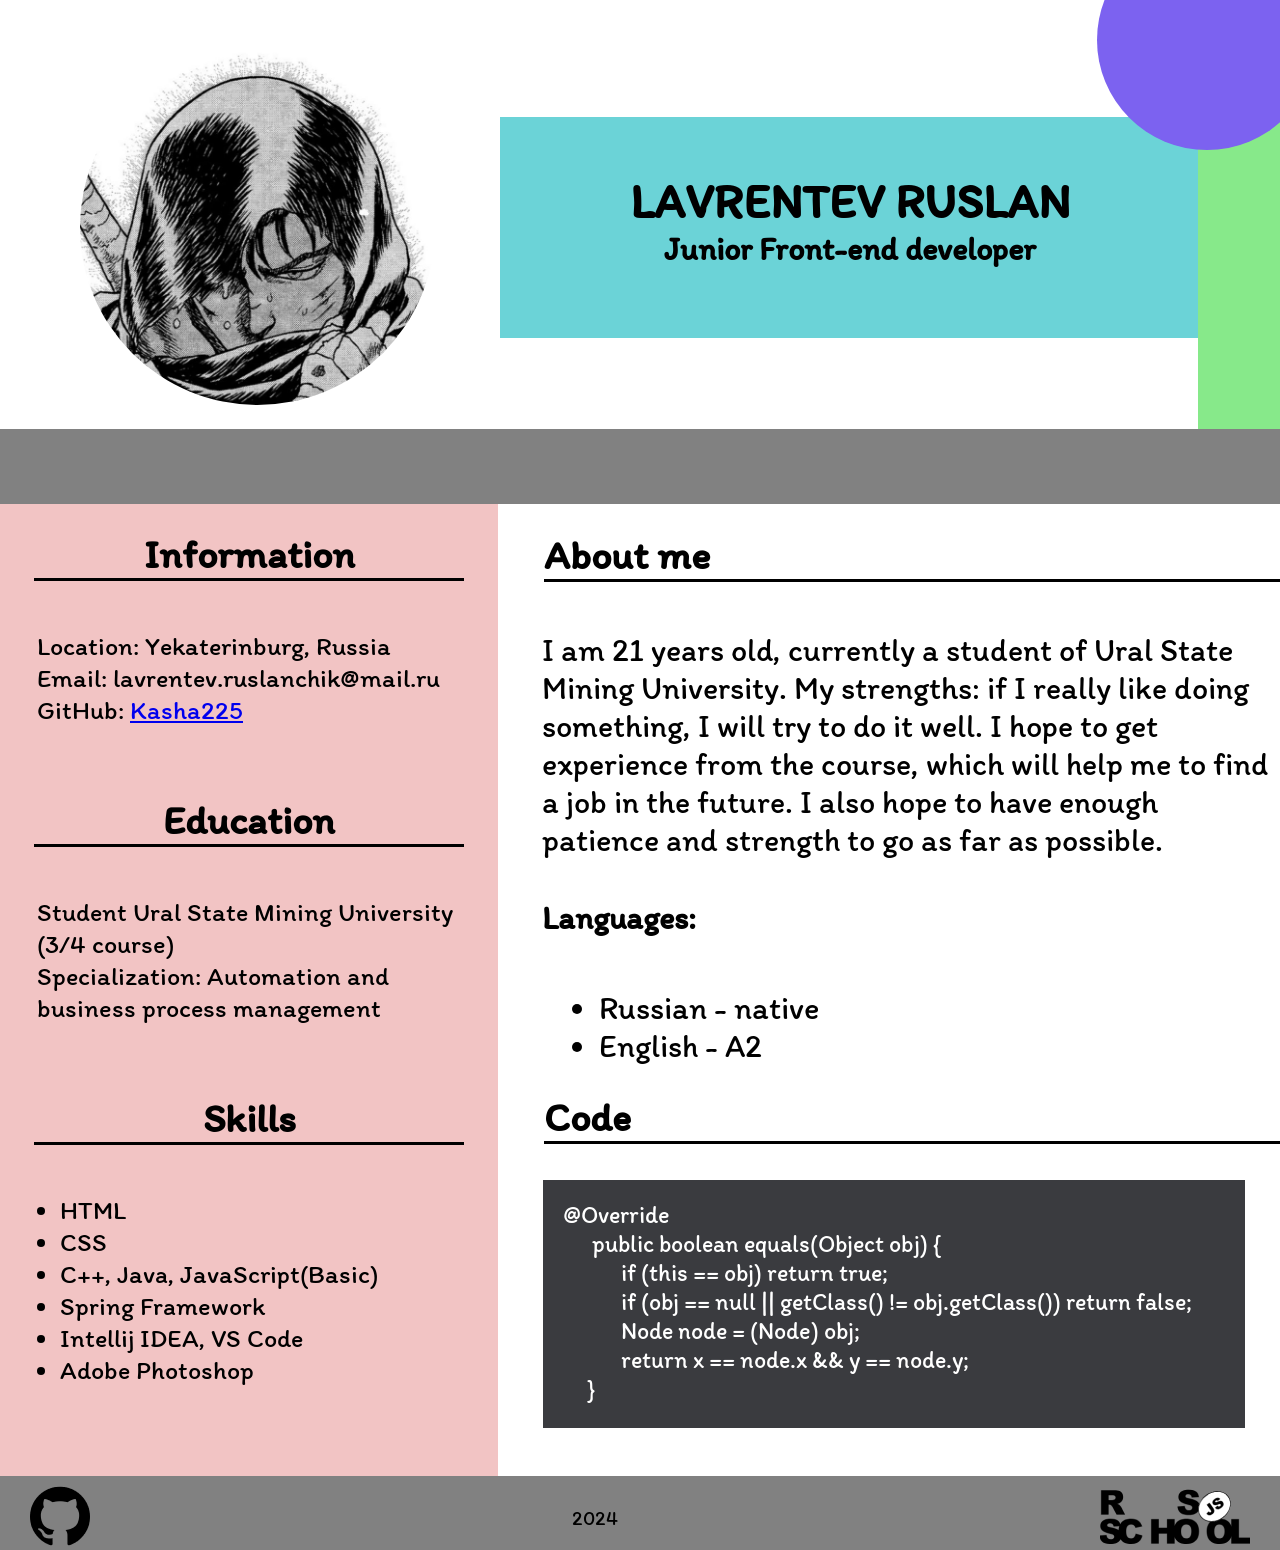
<file: index.html>
<!DOCTYPE html>
<html lang="ru">
  <head>
    <meta charset="utf-8" />
    <meta name="viewport" content="width=device-width, initial-scale=1.0" />
    <link rel="stylesheet" href="./css/styles.css" />
    <link
      href="https://fonts.googleapis.com/css2?family=Itim&display=swap"
      rel="stylesheet"
    />
    <title>RS School CV</title>
  </head>
  <body>
    <div class="wrapper">
      <header class="header">
        <div class="header_logo">
          <img src="./img/logo.jpg" alt="header_logo" />
        </div>
        <div class="header_info">
          <div class="header_text">
            <h1 class="header_name">LAVRENTEV RUSLAN</h1>
            <h3 class="header_subtitle">Junior Front-end developer</h3>
          </div>
        </div>
      </header>
      <main class="main">
        <div class="content">
          <div class="left_side">
            <section class="information">
              <h3>Information</h3>
              <ul class="ul_information">
                <li>Location: Yekaterinburg, Russia</li>
                <li>Email: lavrentev.ruslanchik@mail.ru</li>
                <li>
                  GitHub: <a href="https://github.com/Kasha225">Kasha225</a>
                </li>
              </ul>
            </section>
            <section class="education">
              <h3>Education</h3>
              <p>Student Ural State Mining University</p>
              <p>(3/4 course)</p>
              <p>Specialization: Automation and</p>
              <p>business process management</p>
            </section>
            <section class="skills">
              <h3 class="h3_skills">Skills</h3>
              <ul class="ul_skills">
                <li>HTML</li>
                <li>CSS</li>
                <li>C++, Java, JavaScript(Basic)</li>
                <li>Spring Framework</li>
                <li>Intellij IDEA, VS Code</li>
                <li>Adobe Photoshop</li>
              </ul>
            </section>
          </div>
          <div class="right_side">
            <section class="about_me">
              <h3>About me</h3>
              <p>
                I am 21 years old, currently a student of Ural State Mining
                University. My strengths: if I really like doing something, I
                will try to do it well. I hope to get experience from the
                course, which will help me to find a job in the future. I also
                hope to have enough patience and strength to go as far as
                possible.
              </p>
            </section>
            <section class="languages">
              <h4 class="h3_languages">Languages:</h4>
              <ul>
                <li>Russian - native</li>
                <li>English - A2</li>
              </ul>
            </section>
            <section class="code">
              <h3 class="h3_code">Code</h3>
              <div class="block_code">
                <div class="block_text">
                  <code class="code_text">
                    @Override <br />
                    &emsp; public boolean equals(Object obj) { <br />
                    &emsp; &emsp; if (this == obj) return true; <br />
                    &emsp; &emsp; if (obj == null || getClass() !=
                    obj.getClass()) return false;<br />
                    &emsp; &emsp; Node node = (Node) obj; <br />
                    &emsp; &emsp; return x == node.x && y == node.y; <br />
                    &emsp;}</code
                  >
                </div>
              </div>
            </section>
          </div>
        </div>
      </main>
      <footer class="footer">
        <div class="footer_content">
          <a href="https://github.com/Kasha225"
            ><img src="./img/github.png" alt="github.png"
          /></a>
          <p class="text_footer">2024</p>
          <a href="https://rs.school/courses/javascript-ru"
            ><img src="./img/rsschool.png" alt="rsschool.png"
          /></a>
        </div>
      </footer>
    </div>
  </body>
</html>
</file>
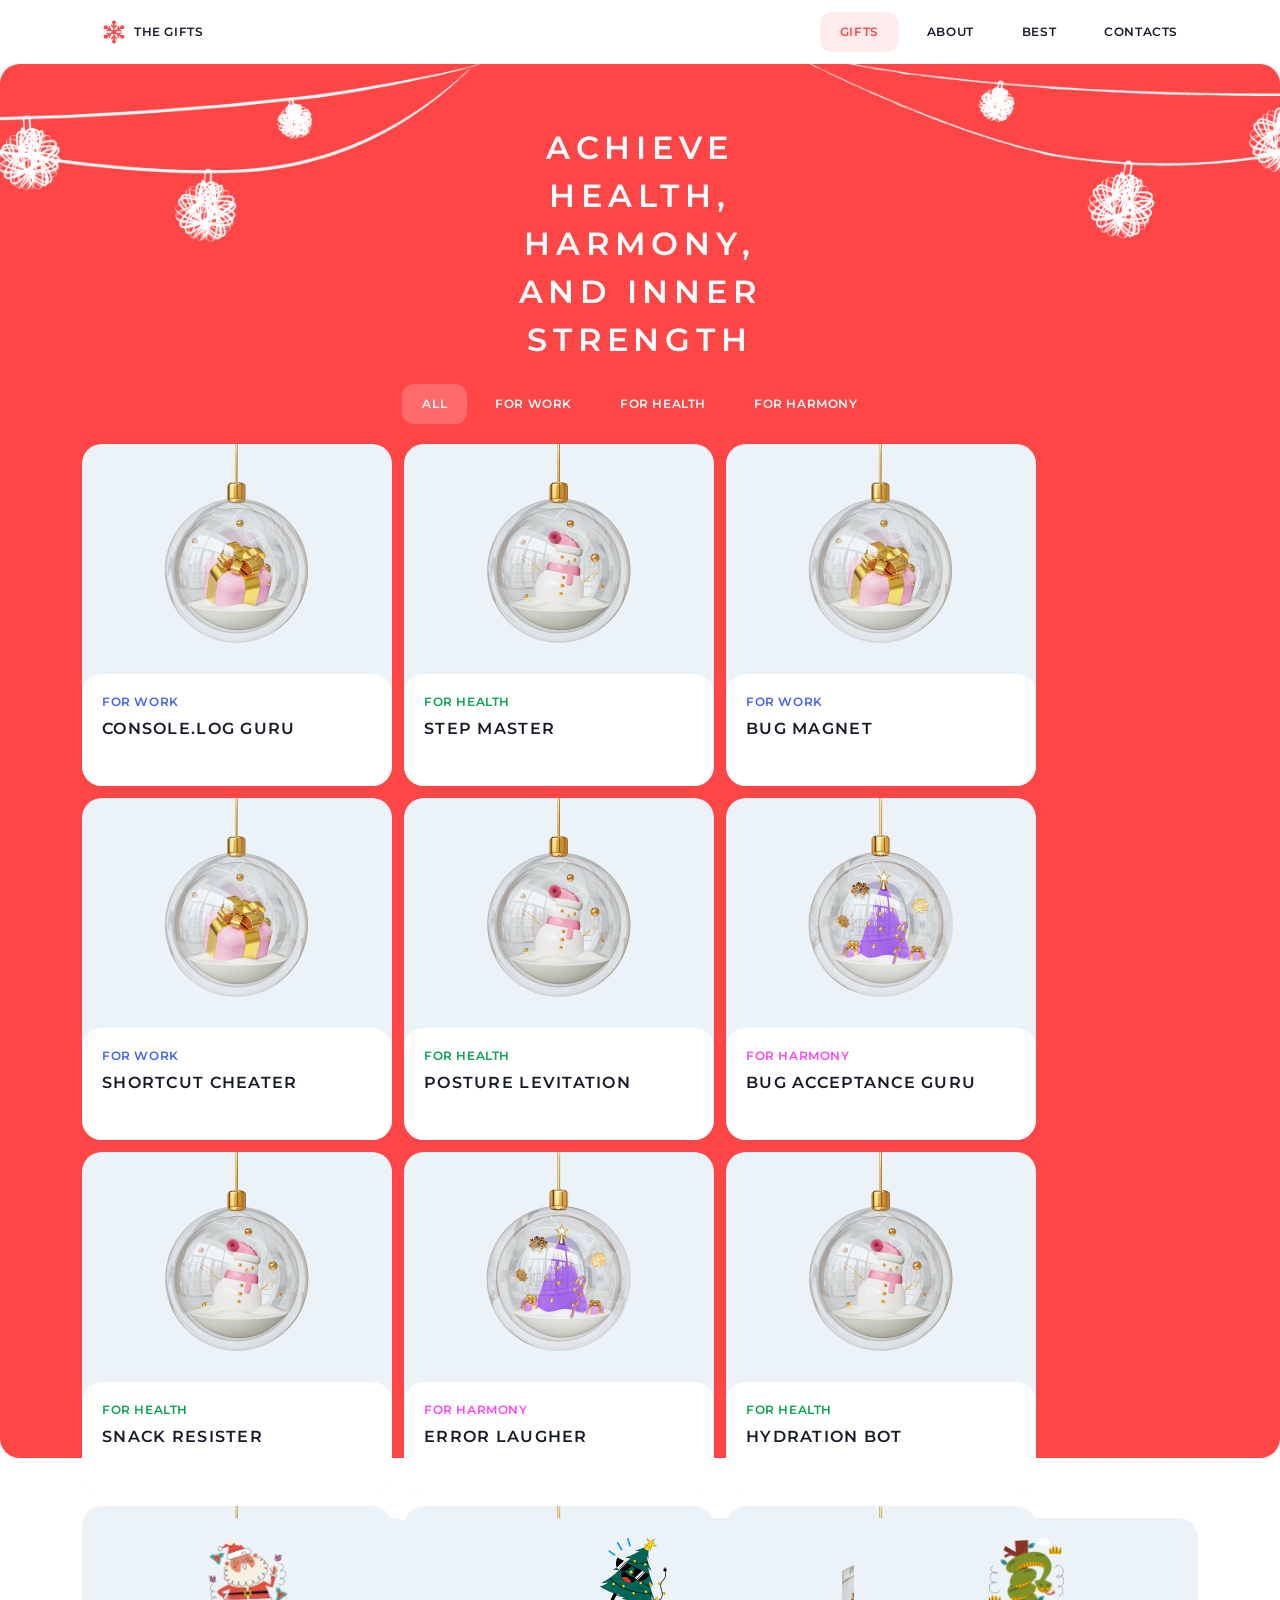
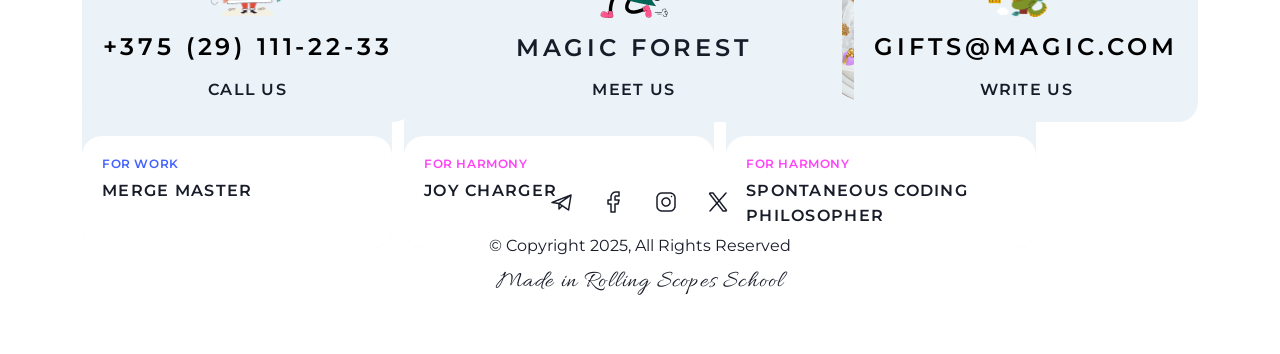
<file: christmas-shop/gifts.html>
<!DOCTYPE html>
<html lang="ru">
  <head>
    <meta charset="utf-8" />
    <meta name="viewport" content="width=device-width, initial-scale=1.0" />
    <link rel="stylesheet" href="./gifts.css" />
    <link
      href="https://fonts.googleapis.com/css2?family=Itim&family=Montserrat:ital,wght@0,100..900;1,100..900&display=swap"
      rel="stylesheet"
    />
    <link
      href="https://fonts.googleapis.com/css2?family=Allura&family=Itim&family=Montserrat:ital,wght@0,100..900;1,100..900&display=swap"
      rel="stylesheet"
    />
    <title>RS School CV</title>
  </head>
  <body>
    <div class="wrapper">
      <header class="header">
       <a href="./home.html">
          <div class="logo_container">
            <img src="./images/snowflake.png" alt="logo" />
            <p>THE GIFTS</p>
          </div></a>
        <nav class="navbar">
          <a class="active_a" href="#">GIFTS</a>
          <a href="#">ABOUT</a>
          <a href="#">BEST</a>
          <a href="#">CONTACTS</a>
        </nav>
      </header>
      <main>
        <section class="gifts_section">
          <div class="gifts_container">
            <div class="gifts_text_container">
              <h1>Achieve health, harmony, and inner strength</h1>
            </div>
            <div class="gifts_tabs">
              <button class="active_tab">ALL</button>
              <button>FOR WORK</button>
              <button>FOR HEALTH</button>
              <button>FOR HARMONY</button>
            </div>
            <div class="gifts_cards_container">
              <div class="gifts_card">
                <img src="./images/gift-for-work.png" alt="gift-for-work" />
                <div class="gifts_card_inside">
                  <h4>FOR WORK</h4>
                  <h3>CONSOLE.LOG GURU</h3>
                </div>
              </div>
              <div class="gifts_card">
                <img src="./images/gift-for-health.png" alt="gift-for-health" />
                <div class="gifts_card_inside">
                  <h4 class="health_text">FOR HEALTH</h4>
                  <h3>Step Master</h3>
                </div>
              </div>
              <div class="gifts_card">
                <img src="./images/gift-for-work.png" alt="gift-for-work" />
                <div class="gifts_card_inside">
                  <h4>FOR WORK</h4>
                  <h3>Bug Magnet</h3>
                </div>
              </div>
              <div class="gifts_card">
                <img src="./images/gift-for-work.png" alt="gift-for-work" />
                <div class="gifts_card_inside">
                  <h4>FOR WORK</h4>
                  <h3>Shortcut Cheater</h3>
                </div>
              </div>
              <div class="gifts_card">
                <img src="./images/gift-for-health.png" alt="gift-for-health" />
                <div class="gifts_card_inside">
                  <h4 class="health_text">FOR HEALTH</h4>
                  <h3>Posture Levitation</h3>
                </div>
              </div>
              <div class="gifts_card">
                <img
                  src="./images/gift-for-harmony.png"
                  alt="gift-for-harmony"
                />
                <div class="gifts_card_inside">
                  <h4 class="harmony_text">FOR HARMONY</h4>
                  <h3>Bug Acceptance Guru</h3>
                </div>
              </div>
              <div class="gifts_card">
                <img src="./images/gift-for-health.png" alt="gift-for-health" />
                <div class="gifts_card_inside">
                  <h4 class="health_text">FOR HEALTH</h4>
                  <h3>Snack Resister</h3>
                </div>
              </div>
              <div class="gifts_card">
                <img
                  src="./images/gift-for-harmony.png"
                  alt="gift-for-harmony"
                />
                <div class="gifts_card_inside">
                  <h4 class="harmony_text">FOR HARMONY</h4>
                  <h3>Error Laugher</h3>
                </div>
              </div>
              <div class="gifts_card">
                <img src="./images/gift-for-health.png" alt="gift-for-health" />
                <div class="gifts_card_inside">
                  <h4 class="health_text">FOR HEALTH</h4>
                  <h3>Hydration Bot</h3>
                </div>
              </div>
              <div class="gifts_card">
                <img src="./images/gift-for-work.png" alt="gift-for-work" />
                <div class="gifts_card_inside">
                  <h4>FOR WORK</h4>
                  <h3>Merge Master</h3>
                </div>
              </div>
              <div class="gifts_card">
                <img
                  src="./images/gift-for-harmony.png"
                  alt="gift-for-harmony"
                />
                <div class="gifts_card_inside">
                  <h4 class="harmony_text">FOR HARMONY</h4>
                  <h3>Joy Charger</h3>
                </div>
              </div>
              <div class="gifts_card">
                <img
                  src="./images/gift-for-harmony.png"
                  alt="gift-for-harmony"
                />
                <div class="gifts_card_inside">
                  <h4 class="harmony_text">FOR HARMONY</h4>
                  <h3>Spontaneous Coding Philosopher</h3>
                </div>
              </div>
            </div>
          </div>
        </section>
      </main>
      <footer class="footer">
        <div class="footer_container">
          <div class="footer_cards">
            <div class="footer_card">
              <img src="./images/santa-claus.png" alt="santa-claus" />
              <p>+375 (29) 111-22-33</p>
              <h3>Call Us</h3>
            </div>

            <a href="https://maps.app.goo.gl/DJg9u3fsVwFenFkC7">
              <div class="footer_card">
                <img src="./images/christmas-tree.png" alt="christmas-tree" />
                <p>Magic forest</p>
                <h3>meet us</h3>
              </div>
            </a>

            <div class="footer_card">
              <img src="./images/snake.png" alt="snake" />
              <p>gifts@magic.com</p>
              <h3>write us</h3>
            </div>
          </div>
          <div class="footer_info">
            <div class="socials">
              <img src="./images/telegram.png" alt="telegram" />
              <img src="./images/facebook.png" alt="facebook" />
              <img src="./images/instagram.png" alt="instagram" />
              <img src="./images/x.png" alt="x" />
            </div>
            <p class="footer_paragraph">
              © Copyright 2025, All Rights Reserved
            </p>
            <a href="https://rs.school/"
              ><p class="action_text">Made in Rolling Scopes School</p></a
            >
          </div>
        </div>
      </footer>
    </div>
  </body>
</html>
</file>
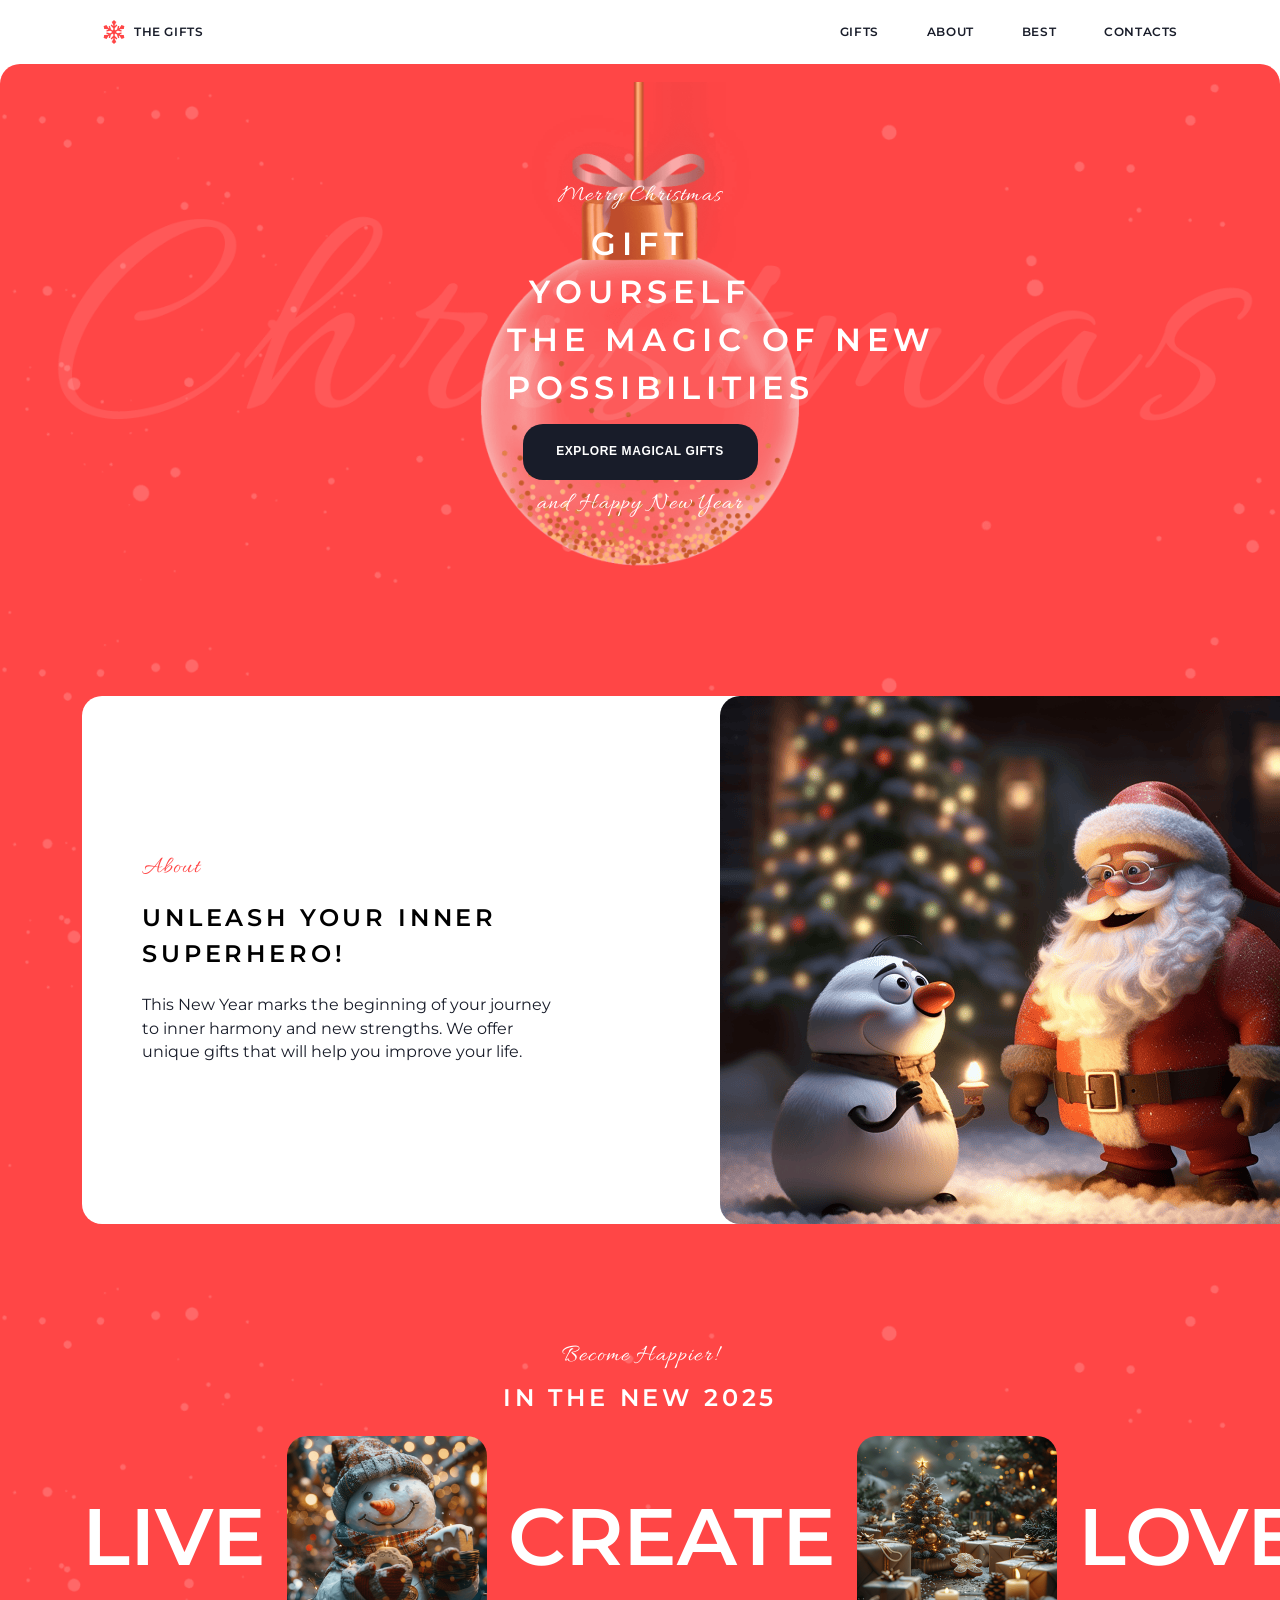
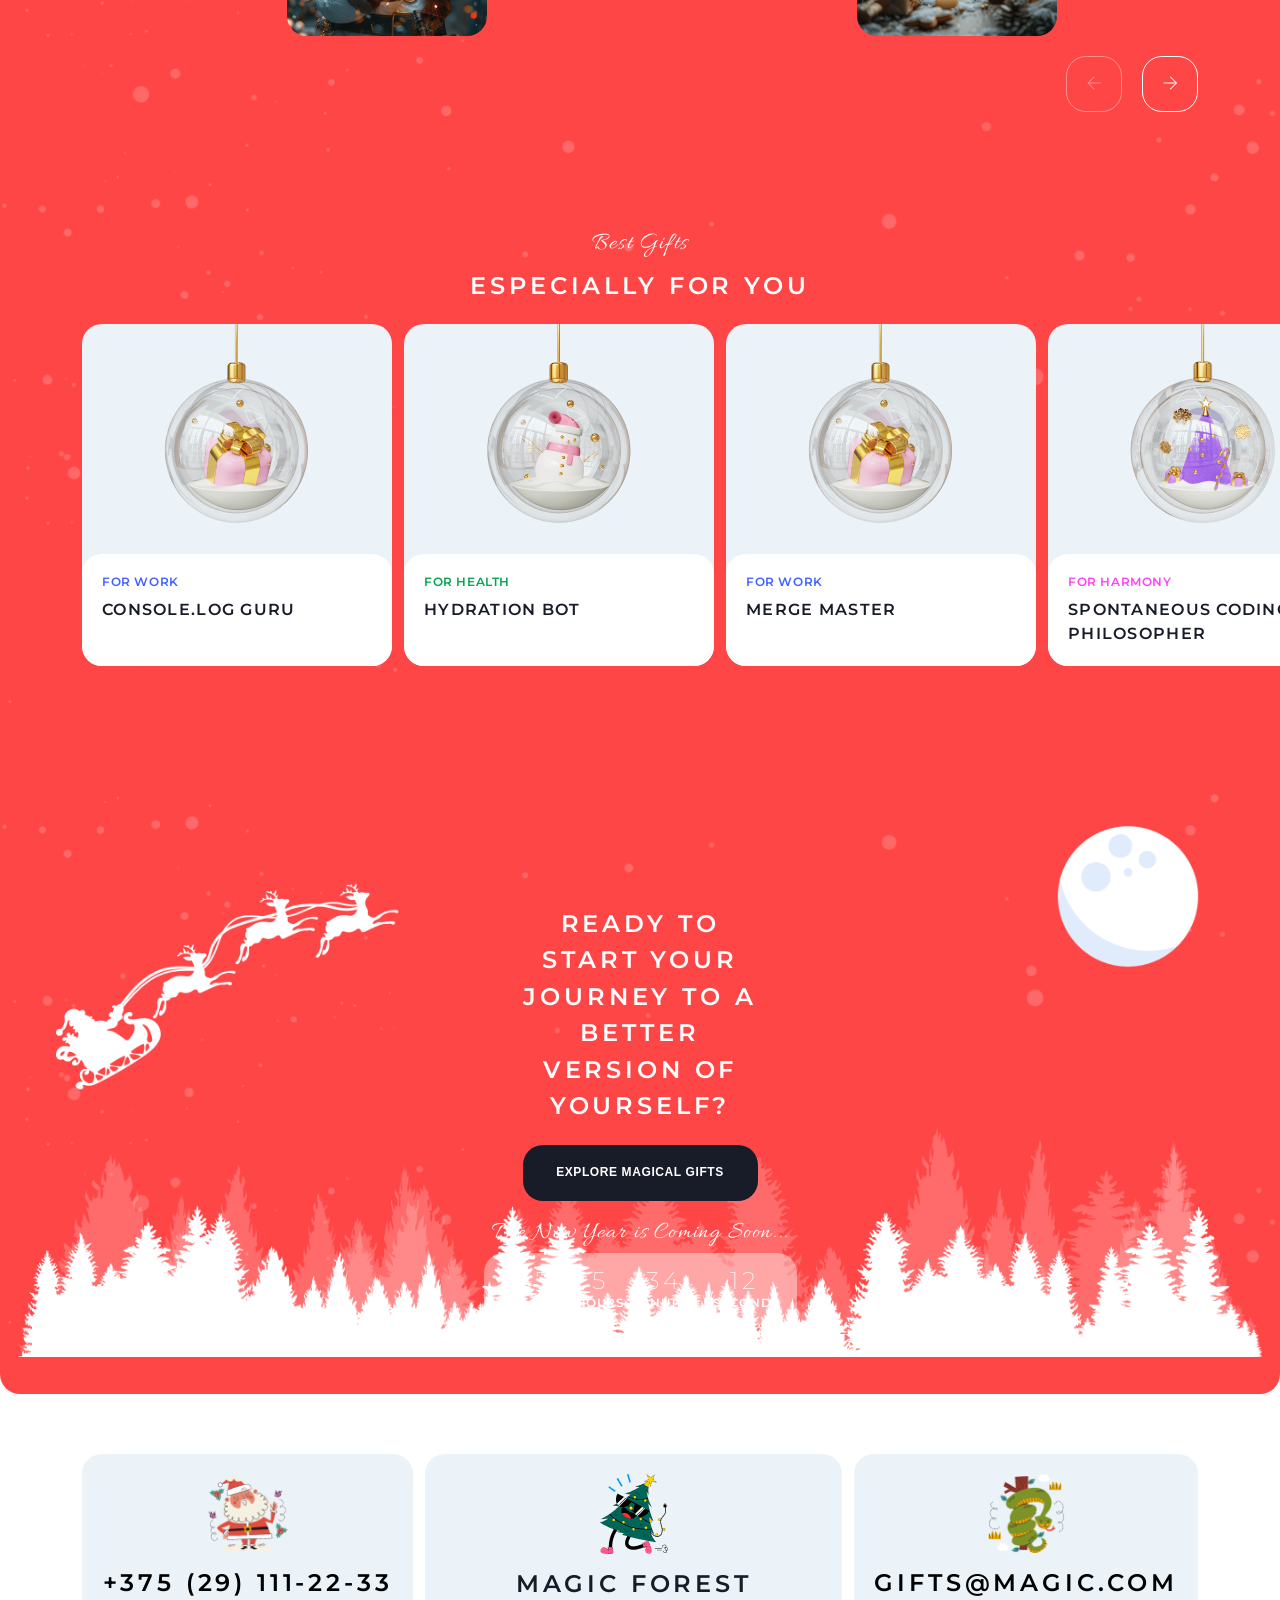
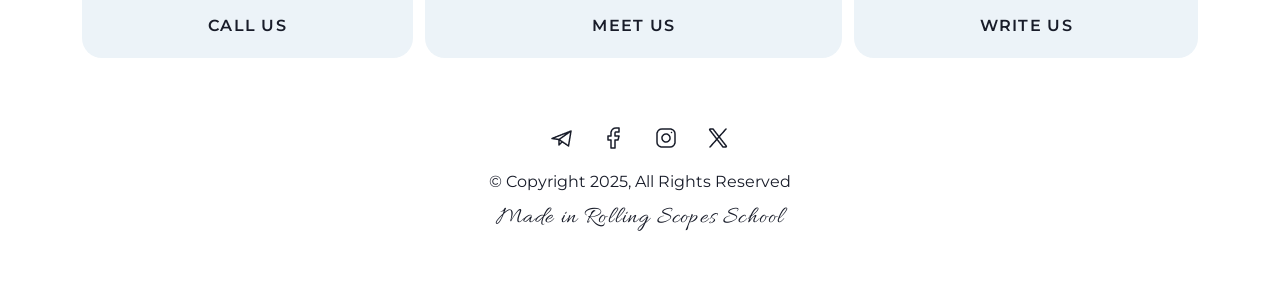
<file: christmas-shop/home.html>
<!DOCTYPE html>
<html lang="ru">
  <head>
    <meta charset="utf-8" />
    <meta name="viewport" content="width=device-width, initial-scale=1.0" />
    <link rel="stylesheet" href="./home.css" />
    <link
      href="https://fonts.googleapis.com/css2?family=Itim&family=Montserrat:ital,wght@0,100..900;1,100..900&display=swap"
      rel="stylesheet"
    />
    <link
      href="https://fonts.googleapis.com/css2?family=Allura&family=Itim&family=Montserrat:ital,wght@0,100..900;1,100..900&display=swap"
      rel="stylesheet"
    />
    <title>RS School CV</title>
  </head>
<body>
    <div class="wrapper">
      <header class="header">
        <a href="./home.html">
          <div class="logo_container">
            <img src="./images/snowflake.png" alt="logo" />
            <p>THE GIFTS</p>
          </div></a>
        <nav class="navbar">
          <a href="./gifts.html">GIFTS</a>
          <a href="#about">ABOUT</a>
          <a href="#best">BEST</a>
          <a href="#contacts">CONTACTS</a>
        </nav>
      </header>
      <main class="main">
        <section class="hero_section">
          <div class="hero_container">
            <p class="hero_text_top">Merry Christmas</p>
            <h1 class="hero_h1">
              GIFT YOURSELF
              <span class="nowrap">THE MAGIC OF NEW</span> POSSIBILITIES
            </h1>
             <form action="./gifts.html"><button class="btn">EXPLORE MAGICAL GIFTS</button></form>
            <p class="hero_text_bot">and Happy New Year</p>
          </div>
        </section>
        <section id="about" class="about_section">
          <div class="about_container">
            <div class="about_rectangle">
              <div class="text_rectangle">
                <p class="action_text">About</p>
                <h2>Unleash your inner superhero!</h2>
                <p class="paragraph_text">
                  This New Year marks the beginning of your journey <br />to
                  inner harmony and new strengths. We offer<br />unique gifts
                  that will help you improve your life.
                </p>
              </div>
              <img class="img_rectangle" src="./images/santa.png" alt="santa" />
            </div>
          </div>
        </section>
        <section class="slider_section">
          <div class="slider_container">
            <div class="slider_text_container">
              <p class="action_text">Become Happier!</p>
              <h2>IN THE NEW 2025</h2>
            </div>
            <div class="slider_content">
              <p class="slider_text">LIVE</p>
              <img
                class="slider_image"
                src="./images/snowman.png"
                alt="snowman"
              />
              <p class="slider_text">CREATE</p>
              <img
                class="slider_image"
                src="./images/christmas-trees.png"
                alt="christmas-trees"
              />
              <p class="slider_text">LOVE</p>
              <img
                class="slider_image"
                src="./images/christmas-tree-ball.png"
                alt="christmas-tree-ball"
              />
              <p class="slider_text">DREAM</p>
            </div>
            <div class="slider_buttons">
              <button class="slider_back">
                <img src="./images/arrow-left.png" alt="arrow-left" />
              </button>
              <button class="slider_forward">
                <img src="./images/arrow-right.png" alt="arrow-right" />
              </button>
            </div>
          </div>
        </section>
        <section id="best" class="best_gifts_section">
          <div class="best_gifts_container">
            <div class="best_gifts_text">
              <p class="action_text">Best Gifts</p>
              <h2>ESPECIALLY FOR YOU</h2>
            </div>
            <div class="best_gifts_cards">
              <div class="card">
                <img src="./images/gift-for-work.png" />
                <div class="card_inside">
                  <h4>FOR WORK</h4>
                  <h3>CONSOLE.LOG GURU</h3>
                </div>
              </div>
              <div class="card">
                <img src="./images/gift-for-health.png" alt="gift-for-health" />
                <div class="card_inside">
                  <h4 class="health_text">FOR HEALTH</h4>
                  <h3>Hydration Bot</h3>
                </div>
              </div>
              <div class="card">
                <img src="./images/gift-for-work.png" alt="gift-for-work" />
                <div class="card_inside">
                  <h4>FOR WORK</h4>
                  <h3>Merge Master</h3>
                </div>
              </div>
              <div class="card">
                <img
                  src="./images/gift-for-harmony.png"
                  alt="gift-for-harmony"
                />
                <div class="card_inside">
                  <h4 class="harmony_text">FOR HARMONY</h4>
                  <h3>Spontaneous Coding Philosopher</h3>
                </div>
              </div>
            </div>
          </div>
        </section>
        <section class="cta_section">
          <div class="cta_container">
            <div class="cta_text_container">
              <h2 class="cta_h2">
                READY TO START YOUR <br />
                JOURNEY TO A BETTER <br />
                VERSION OF YOURSELF?
              </h2>
              <form action="./gifts.html"><button>Explore Magical Gifts</button></form>
              <div class="cta_text_timer_container">
                <p class="action_text">The New Year is Coming Soon...</p>
                <div class="timer">
                  <div class="timer_container">
                    <div class="timer_container_1">
                      <h2 class="timer_h2">47</h2>
                      <h4>DAYS</h4>
                    </div>
                    <div class="timer_container_2">
                      <h2 class="timer_h2">5</h2>
                      <h4>HOURS</h4>
                    </div>
                    <div class="timer_container_1">
                      <h2 class="timer_h2">34</h2>
                      <h4>MINUTES</h4>
                    </div>
                    <div class="timer_container_1">
                      <h2 class="timer_h2">12</h2>
                      <h4>SECONDS</h4>
                    </div>
                  </div>
                </div>
              </div>
            </div>
          </div>
        </section>
        <footer id="contacts" class="footer">
          <div class="footer_container">
            <div class="footer_cards">
              <div class="footer_card">
                <img src="./images/santa-claus.png" alt="santa-claus" />
                <p>+375 (29) 111-22-33</p>
                <h3>Call Us</h3>
              </div>

              <a href="https://maps.app.goo.gl/DJg9u3fsVwFenFkC7">
              <div class="footer_card">
                <img src="./images/christmas-tree.png" alt="christmas-tree" />
                <p>Magic forest</p>
                <h3>meet us</h3>
              </div>
            </a>
              <div class="footer_card">
                <img src="./images/snake.png" alt="snake" />
                <p>gifts@magic.com</p>
                <h3>write us</h3>
              </div>
            </div>
            <div class="footer_info">
              <div class="socials">
                <img src="./images/telegram.png" alt="telegram" />
                <img src="./images/facebook.png" alt="facebook" />
                <img src="./images/instagram.png" alt="instagram" />
                <img src="./images/x.png" alt="x" />
              </div>
              <p class="footer_paragraph">
                © Copyright 2025, All Rights Reserved
              </p>
              <a href="https://rs.school/"
              ><p class="action_text">Made in Rolling Scopes School</p></a
            >
            </div>
          </div>
        </footer>
      </main>
    </div>
  </body>
</html>
</file>
<file: css/styles.css>
* {
  margin: 0;
  padding: 0;
  box-sizing: border-box;
  font-family: Itim;
}

body {
  background-color: #c6fbff;
  display: flex;
  justify-content: center;
  align-items: center;
}
.wrapper {
  margin: 0px auto;
  position: relative;
  max-width: 1280px;
  width: 1280px;
  height: 1550px;
  background: #ffffff;
  overflow: hidden;
}
.header::before {
  content: "";
  position: absolute;
  width: 83px;
  height: 429px;
  left: 1198px;
  top: 0px;
  background: #87e98a;
  z-index: 1;
}
.header::after {
  content: "";
  position: absolute;
  width: 220px;
  height: 220px;
  left: 1097px;
  top: -70px;
  border-radius: 100%;
  background: #7c62f0;
  overflow: hidden;
  z-index: 2;
}

.header {
  margin: 50px 80px;
  display: flex;
  justify-content: space-between;
  align-items: center;
}
.header_logo {
  position: relative;
  width: 355px;
  height: 355px;
  border-radius: 100%;
  background-color: #c6fbff;
  overflow: hidden;
}

.header_logo img {
  width: 100%;
  height: 100%;
  object-fit: cover;
}

.header_info {
  position: relative;
  width: 700px;
  height: 221.78px;
  background-color: #6bd3d7;
}
.header_info .header_text {
  text-align: center;
  margin: 55px;
}

.header_info .header_name {
  font-size: 48px;
}
.header_info .header_subtitle {
  font-size: 32px;
}

.main::before {
  content: "";
  position: absolute;
  width: 1285px;
  height: 75px;
  left: -1px;
  top: 429px;
  background: #818181;
  z-index: 3;
}

.main .content {
  display: flex;
}
.main .left_side {
  position: absolute;
  width: 498px;
  height: 1161px;
  left: 0px;
  top: 460px;
  background: #f2c4c4;
}

.main .left_side h3 {
  margin-top: 70px;
  margin-bottom: 49px;
  font-size: 40px;
  text-align: center;
  border-bottom: 3px solid #000000;
  width: 430px;
  margin-left: auto;
  margin-right: auto;
}
.main .left_side p {
  margin-left: 37px;
  font-size: 26px;
}

.main .left_side .ul_skills {
  margin-left: 60px;
  font-size: 26px;
}
.main .left_side .ul_information {
  list-style-type: none;
  font-size: 26px;
  margin-left: 37px;
}

.main .right_side {
  position: absolute;
  width: 781px;
  height: 973px;
  left: 499px;
  top: 503px;
  background-color: #ffffff;
}

.main .right_side h3 {
  font-size: 40px;
  margin-top: 28px;
  margin-left: 45px;
  margin-bottom: 49px;
  border-bottom: 3px solid #000000;
}

.main .right_side p {
  font-size: 32px;
  margin-left: 43px;
}
.main .right_side h4 {
  font-size: 32px;
  margin-left: 43px;
  margin-top: 40px;
  margin-bottom: 52px;
}

.main .right_side ul {
  font-size: 32px;
  margin-left: 100px;
}
.main .right_side .block_code {
  position: absolute;
  width: 702px;
  height: 248px;
  left: 44px;
  top: 677px;
  background: #3a3b3f;
}

.main .right_side .block_text {
  font-size: 24px;
  color: #ffffff;
  margin-top: 20px;
  margin-left: 20px;
}

.footer {
  position: absolute;
  width: 1280px;
  height: 74px;
  left: 0px;
  top: 1476px;
  background: #818181;
}

.footer .footer_content {
  display: flex;
  justify-content: space-between;
  align-items: center;
  margin: 10px 30px;
}
.footer .footer_content .text_footer {
  font-size: 20px;
}

.footer .footer_content img {
  cursor: pointer;
}
</file>
<file: christmas-shop/gifts.css>
* {
  margin: 0;
  padding: 0;
  box-sizing: border-box;
}
.wrapper {
  margin: 0px auto;
  position: relative;
  max-width: 1440px;
  width: 1440px;
  background: #ffffff;
  overflow: hidden;
}
body {
  background-color: #ffffff;
  display: flex;
  justify-content: center;
  align-items: center;
}

.wrapper .header {
  top: 0;
  left: 0;
  width: 100%;
  height: 64px;
  padding: 12px 82px;
  display: flex;
  align-items: center;
  justify-content: space-between;
}
.wrapper .header .logo_container {
  padding: 8px 20px;
  display: flex;
  align-items: center;
  gap: 8px;
  cursor: pointer;
  color: #181c29;
  font-family: "Montserrat";
  font-size: 12px;
  font-weight: 600;
  line-height: 130%;
  letter-spacing: 0.05em;
  text-transform: uppercase;
}

.wrapper .header .logo_container a {
  cursor: pointer;
  color: #181c29;
  font-family: "Montserrat";
  font-size: 12px;
  font-weight: 600;
  line-height: 130%;
  letter-spacing: 0.05em;
  text-transform: uppercase;
  text-decoration: none;
}
.wrapper .header a {
  text-decoration: none;
}

.wrapper .header .navbar {
  gap: 8px;
  align-items: center;
  display: flex;
}
.wrapper .header .navbar a {
  padding: 12px 20px;
  text-decoration: none;
  cursor: pointer;
  color: #181c29;
  font-family: "Montserrat";
  font-size: 12px;
  font-weight: 600;
  line-height: 130%;
  letter-spacing: 0.05em;
  text-transform: uppercase;
}

.footer {
  width: 100%;
  height: 496px;
}
.footer_container {
  padding: 60px 82px;
}

.footer_cards {
  display: flex;
  gap: 12px;
  padding-bottom: 60px;
}
.footer_card {
  display: flex;
  flex-direction: column;
  justify-content: center;
  align-items: center;
  padding: 20px;
  gap: 12px;
  width: 417.33px;
  height: 204px;
  background: #ecf3f8;
  border-radius: 20px;
  cursor: pointer;
}

.footer_card img {
  max-width: 80px;
  max-height: 80px;
}

.footer_card h3 {
  font-family: "Montserrat";
  font-size: 16px;
  font-weight: 600;
  line-height: 152%;
  letter-spacing: 0.08em;
  text-transform: uppercase;
  color: #181c29;
}

.footer_card p {
  font-family: "Montserrat";
  font-size: 24px;
  font-weight: 600;
  line-height: 152%;
  letter-spacing: 0.16em;
  text-transform: uppercase;
}

.socials {
  display: flex;
  gap: 12px;
  align-items: center;
  justify-content: center;
}
.socials img {
  max-width: 40px;
  max-height: 40px;
  cursor: pointer;
}
.footer_paragraph {
  font-family: "Montserrat";
  font-size: 16px;
  font-weight: 400;
  line-height: 148%;
  color: #181c29;
  text-align: center;
}

.footer_info {
  display: flex;
  flex-direction: column;
  align-items: center;
  gap: 12px;
}
.footer .action_text {
  color: #181c29;
  text-align: center;
}

.gifts_section {
  width: 100%;
  height: 1394px;
  background-image: url(./images/bg-garland.png);
  background-repeat: no-repeat;
  background-size: 100%;
  background-color: #ff4646;
  border-radius: 20px 20px 20px 20px;
  padding: 60px 82px;
}

.gifts_container h1 {
  font-family: "Montserrat";
  font-size: 32px;
  font-weight: 600;
  line-height: 150%;
  letter-spacing: 0.18em;
  text-transform: uppercase;
  text-align: center;
  color: #ffffff;
}

.gifts_text_container {
  padding: 0px 425px;
}
.gifts_tabs {
  padding: 20px 0px;
  display: flex;
  align-items: center;
  justify-content: center;
  gap: 8px;
}
.gifts_tabs button {
  padding: 12px 20px;
  text-decoration: none;
  cursor: pointer;
  color: #ffffff;
  font-family: "Montserrat";
  font-size: 12px;
  font-weight: 600;
  line-height: 130%;
  letter-spacing: 0.05em;
  text-transform: uppercase;
  border: none;
  border-radius: 12px;
  background-color: inherit;
}

.gifts_cards_container {
  display: flex;
  gap: 12px;
  flex-flow: row wrap;
}
.gifts_card {
  display: flex;
  flex-direction: column;
  align-items: center;
  width: 310px;
  height: 342px;
  background: #ecf3f8;
  border-radius: 20px;
  cursor: pointer;
}
.gifts_card_inside {
  display: flex;
  flex-direction: column;
  padding: 20px;
  gap: 8px;
  width: 310px;
  height: 112px;
  background: #ffffff;
  border-radius: 20px;
}

.gifts_card img {
  max-width: 100%;
  max-height: 100%;
  object-fit: cover;
}
.gifts_card_inside h4 {
  font-family: "Montserrat";
  font-size: 12px;
  font-weight: 600;
  line-height: 130%;
  letter-spacing: 0.05em;
  text-transform: uppercase;
  color: #4361ff;
}
.gifts_card_inside h3 {
  font-family: "Montserrat";
  font-size: 16px;
  font-weight: 600;
  line-height: 152%;
  letter-spacing: 0.08em;
  text-transform: uppercase;
  color: #181c29;
}

.gifts_card_inside .health_text {
  color: #06a44f;
}
.gifts_card_inside .harmony_text {
  color: #ff43f7;
}

.action_text {
  font-family: "Allura";
  font-size: 24px;
  font-weight: 400;
  line-height: 100%;
  letter-spacing: 0.05em;
  color: #ffffff;
}

.wrapper .header .navbar .active_a {
  background: rgba(255, 70, 70, 0.1);
  border-radius: 12px;
  color: #ff4646;
  cursor: default;
}

.gifts_tabs .active_tab {
  background: rgba(255, 255, 255, 0.2);
  border-radius: 12px;
  cursor: default;
}

.footer_cards a {
  text-decoration: none;
  color: #181c29;
}

.footer_info a {
  text-decoration: none;
}
</file>
<file: christmas-shop/home.css>
* {
  margin: 0;
  padding: 0;
  box-sizing: border-box;
}
html {
  scroll-behavior: smooth;
}

.wrapper {
  margin: 0px auto;
  position: relative;
  max-width: 1440px;
  width: 100%;
  background: #ffffff;
  overflow: hidden;
}

body {
  background-color: #ffffff;
  display: flex;
  justify-content: center;
  align-items: center;
}

.wrapper .header {
  top: 0;
  left: 0;
  width: 100%;
  height: 64px;
  padding: 0px 82px;
  display: flex;
  align-items: center;
  justify-content: space-between;
}
.wrapper .header .logo_container {
  padding: 8px 20px;
  display: flex;
  align-items: center;
  gap: 8px;
  cursor: pointer;
  color: #181c29;
  font-family: "Montserrat";
  font-size: 12px;
  font-weight: 600;
  line-height: 130%;
  letter-spacing: 0.05em;
  text-transform: uppercase;
}
.wrapper .header .logo_container a {
  cursor: pointer;
  color: #181c29;
  font-family: "Montserrat";
  font-size: 12px;
  font-weight: 600;
  line-height: 130%;
  letter-spacing: 0.05em;
  text-transform: uppercase;
  text-decoration: none;
}
.wrapper .header a {
  text-decoration: none;
}

.wrapper .header .navbar {
  gap: 8px;
  align-items: center;
  display: flex;
}

.wrapper .header .navbar a {
  padding: 12px 20px;
  text-decoration: none;
  cursor: pointer;
  color: #181c29;
  font-family: "Montserrat";
  font-size: 12px;
  font-weight: 600;
  line-height: 130%;
  letter-spacing: 0.05em;
  text-transform: uppercase;
}

.wrapper .hero_section {
  width: 100%;
  height: 100%;
  background-image: url(./images/bg-snow.png), url(./images/bg-ball.png);
  background-repeat: no-repeat, no-repeat;
  background-size: 100%;
  background-color: #ff4646;
  background-position: center;
  border-radius: 20px 20px 0px 0px;
}

.wrapper .hero_section .hero_container {
  padding: 60px 507px;
  text-align: center;
  color: #ffffff;
  flex-direction: row;
  align-items: center;
}
.wrapper .hero_section .hero_container .hero_h1 {
  font-family: "Montserrat";
  font-size: 32px;
  font-weight: 600;
  line-height: 150%;
  letter-spacing: 0.18em;
  text-transform: uppercase;
  padding: 12px 0px;
}

.wrapper .hero_section .hero_container .hero_text_top {
  font-family: "Allura";
  font-size: 24px;
  font-weight: 400;
  line-height: 100%;
  letter-spacing: 0.05em;
  padding-top: 60px;
}
.wrapper .hero_section .hero_container .hero_text_bot {
  font-family: "Allura";
  font-size: 24px;
  font-weight: 400;
  line-height: 100%;
  letter-spacing: 0.05em;
  padding-bottom: 60px;
  padding-top: 12px;
}
.wrapper .hero_section .hero_container .btn {
  padding: 20px 32px;
  width: 235px;
  height: 56px;
  background: #181c29;
  border-radius: 20px;

  font-size: 12px;
  font-weight: 600;
  line-height: 130%;
  letter-spacing: 0.05em;
  text-transform: uppercase;
  color: #ffffff;
  border: none;
  cursor: pointer;
}

.nowrap {
  white-space: nowrap;
}

.about_section {
  width: 100%;
  height: 648px;
  background-image: url(./images/bg-snow.png);
  background-repeat: no-repeat;
  background-size: 100%;
  background-color: #ff4646;
}
.about_container {
  padding: 60px 82px;
  display: flex;
  flex-direction: column;
  justify-content: center;
}
.about_rectangle {
  width: 1276px;
  height: 528px;
  background: #ffffff;
  border-radius: 20px;
  display: flex;
  justify-content: space-between;
  align-items: center;
}
.img_rectangle {
  border-radius: 20px;
  height: 100%;
}

.text_rectangle {
  padding-left: 60px;
  padding-top: 100px;
  padding-bottom: 100px;
  padding-right: 152px;
}

.text_rectangle h2 {
  font-family: "Montserrat";
  font-size: 24px;
  font-weight: 600;
  line-height: 152%;
  letter-spacing: 0.16em;
  text-transform: uppercase;
  padding: 20px 0px;
}

.text_rectangle .action_text {
  font-family: "Allura";
  font-size: 24px;
  font-weight: 400;
  line-height: 100%;
  letter-spacing: 0.05em;
  color: #ff4646;
}
.text_rectangle .paragraph_text {
  font-family: "Montserrat";
  font-size: 16px;
  font-weight: 400;
  line-height: 148%;
  color: #181c29;
}

.slider_section {
  width: 100%;
  height: 488px;
  background-image: url(./images/bg-snow.png);
  background-repeat: no-repeat;
  background-size: 100%;
  background-color: #ff4646;
}

.slider_container {
  display: flex;
  flex-direction: column;
  align-items: center;
  padding: 60px 82px;
  overflow: hidden;
}
.action_text {
  font-family: "Allura";
  font-size: 24px;
  font-weight: 400;
  line-height: 100%;
  letter-spacing: 0.05em;
  color: #ffffff;
}

.slider_text_container {
  display: flex;
  flex-direction: column;
  justify-content: center;
  align-items: center;
  gap: 12px;
}
.slider_container h2 {
  font-family: "Montserrat";
  font-size: 24px;
  font-weight: 600;
  line-height: 152%;
  letter-spacing: 0.16em;
  text-transform: uppercase;
  color: #ffffff;
}
.slider_content {
  display: flex;
  align-items: center;
  box-sizing: content-box;
  width: 100%;
  gap: 21px;
  padding: 20px 0px;
}
.slider_content .slider_text {
  font-family: "Montserrat";
  font-size: 80px;
  font-weight: 600;
  text-transform: uppercase;
  color: #ffffff;
}
.slider_content .slider_image {
  max-width: 200px;
  max-height: 200px;
  border-radius: 20px;
}

.slider_buttons {
  width: 100%;
  display: flex;
  justify-content: end;
  gap: 20px;
}

.slider_buttons .slider_back {
  background-color: inherit;
  justify-content: center;
  align-items: center;
  padding: 0px;
  width: 56px;
  height: 56px;
  border: 1px solid rgba(255, 255, 255, 0.4);
  border-radius: 20px;
  cursor: pointer;
}

.slider_buttons .slider_forward {
  background-color: inherit;
  justify-content: center;
  align-items: center;
  padding: 0px;
  width: 56px;
  height: 56px;
  border: 1px solid #ffffff;
  border-radius: 20px;
  cursor: pointer;
}

.best_gifts_section {
  width: 100%;
  height: 554px;
  background-image: url(./images/bg-snow.png);
  background-repeat: no-repeat;
  background-size: 100%;
  background-color: #ff4646;
  padding: 60px 82px;
}
.best_gifts_section h2 {
  font-family: "Montserrat";
  font-size: 24px;
  font-weight: 600;
  line-height: 152%;
  letter-spacing: 0.16em;
  text-transform: uppercase;
  color: #ffffff;
}
.best_gifts_text {
  display: flex;
  flex-direction: column;
  align-items: center;
  gap: 12px;
}

.best_gifts_cards {
  display: flex;
  gap: 12px;
  padding-top: 20px;
}
.card {
  display: flex;
  flex-direction: column;
  align-items: center;
  width: 310px;
  height: 342px;
  background: #ecf3f8;
  border-radius: 20px;
  cursor: pointer;
}
.card_inside {
  display: flex;
  flex-direction: column;
  padding: 20px;
  gap: 8px;
  width: 310px;
  height: 112px;
  background: #ffffff;
  border-radius: 20px;
}

.card img {
  max-width: 100%;
  max-height: 100%;
  object-fit: cover;
}
.card_inside h4 {
  font-family: "Montserrat";
  font-size: 12px;
  font-weight: 600;
  line-height: 130%;
  letter-spacing: 0.05em;
  text-transform: uppercase;
  color: #4361ff;
}
.card_inside h3 {
  font-family: "Montserrat";
  font-size: 16px;
  font-weight: 600;
  line-height: 152%;
  letter-spacing: 0.08em;
  text-transform: uppercase;
  color: #181c29;
}
.card_inside .health_text {
  color: #06a44f;
}
.card_inside .harmony_text {
  color: #ff43f7;
}

.cta_section {
  width: 100%;
  height: 668px;
  background-image: url(./images/bg-forest.png), url(./images/bg-snow.png);
  background-repeat: no-repeat, no-repeat;
  background-size: 100%;
  background-color: #ff4646;
  background-position: center;
  border-radius: 0px 0px 20px 20px;
}

.cta_container {
  padding: 60px 82px;
}
.cta_text_container {
  padding: 60px 425px;
  display: flex;
  flex-direction: column;
  align-items: center;
  text-align: center;
  gap: 20px;
}

.cta_text_container .cta_h2 {
  font-family: "Montserrat";
  font-size: 24px;
  font-weight: 600;
  line-height: 152%;
  letter-spacing: 0.16em;
  text-transform: uppercase;
  color: #ffffff;
  padding-top: 60px;
}

.cta_text_container h4 {
  font-family: "Montserrat";
  font-size: 12px;
  font-weight: 600;
  line-height: 130%;
  letter-spacing: 0.05em;
  text-transform: uppercase;
  color: #ffffff;
}

.cta_text_container button {
  padding: 20px 32px;
  width: 235px;
  height: 56px;
  background: #181c29;
  border-radius: 20px;
  font-size: 12px;
  font-weight: 600;
  line-height: 130%;
  letter-spacing: 0.05em;
  text-transform: uppercase;
  color: #ffffff;
  border: none;
  cursor: pointer;
}

.timer {
  display: flex;
  justify-content: center;
  width: 313px;
  height: 72px;
  background: rgba(255, 255, 255, 0.4);
  border-radius: 20px;
}
.cta_text_timer_container {
  display: flex;
  flex-direction: column;
  gap: 8px;
  justify-content: center;
  align-items: center;
}
.timer_container {
  display: flex;
  flex-direction: row;
  align-items: center;
  justify-content: center;
}
.timer_container_1 {
  width: 80px;
  text-align: center;
  display: flex;
  flex-direction: column;
  justify-content: center;
  padding: 6px 8px;
}
.timer_container_2 {
  width: 49px;
}

.timer_h2 {
  font-family: "Montserrat";
  font-size: 24px;
  font-weight: 200;
  line-height: 120%;
  letter-spacing: 0.16em;
  text-transform: uppercase;
  color: #ffffff;
}

.footer {
  width: 100%;
  height: 496px;
}
.footer_container {
  padding: 60px 82px;
}

.footer_cards {
  display: flex;
  gap: 12px;
  padding-bottom: 60px;
}
.footer_card {
  display: flex;
  flex-direction: column;
  justify-content: center;
  align-items: center;
  padding: 20px;
  gap: 12px;
  width: 417.33px;
  height: 204px;
  background: #ecf3f8;
  border-radius: 20px;
  cursor: pointer;
}

.footer_card img {
  max-width: 80px;
  max-height: 80px;
}

.footer_card h3 {
  font-family: "Montserrat";
  font-size: 16px;
  font-weight: 600;
  line-height: 152%;
  letter-spacing: 0.08em;
  text-transform: uppercase;
  color: #181c29;
}

.footer_card p {
  font-family: "Montserrat";
  font-size: 24px;
  font-weight: 600;
  line-height: 152%;
  letter-spacing: 0.16em;
  text-transform: uppercase;
}

.socials {
  display: flex;
  gap: 12px;
  align-items: center;
  justify-content: center;
}
.socials img {
  max-width: 40px;
  max-height: 40px;
  cursor: pointer;
}
.footer_paragraph {
  font-family: "Montserrat";
  font-size: 16px;
  font-weight: 400;
  line-height: 148%;
  color: #181c29;
  text-align: center;
}

.footer_info {
  display: flex;
  flex-direction: column;
  align-items: center;
  gap: 12px;
}
.footer .action_text {
  color: #181c29;
  text-align: center;
}
.footer_info a {
  text-decoration: none;
}

.footer_cards a {
  text-decoration: none;
  color: #181c29;
}
</file>
